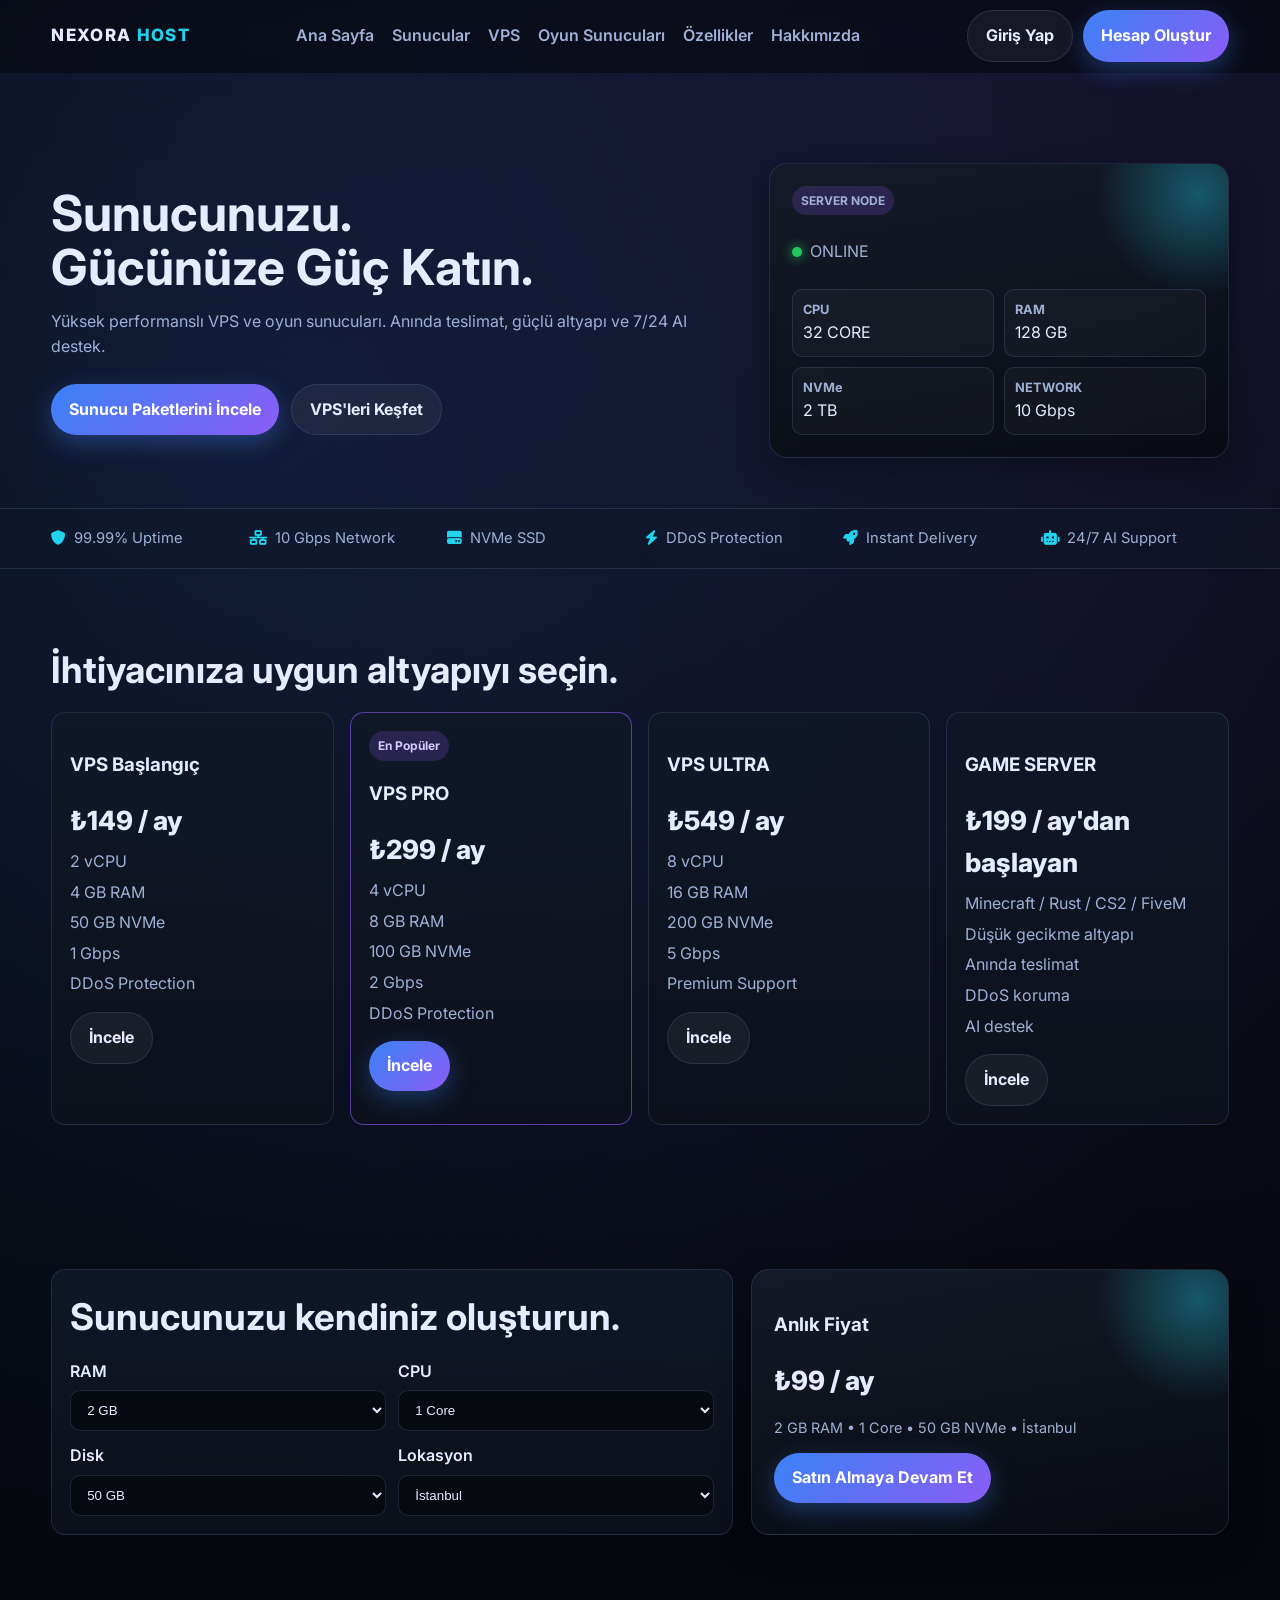
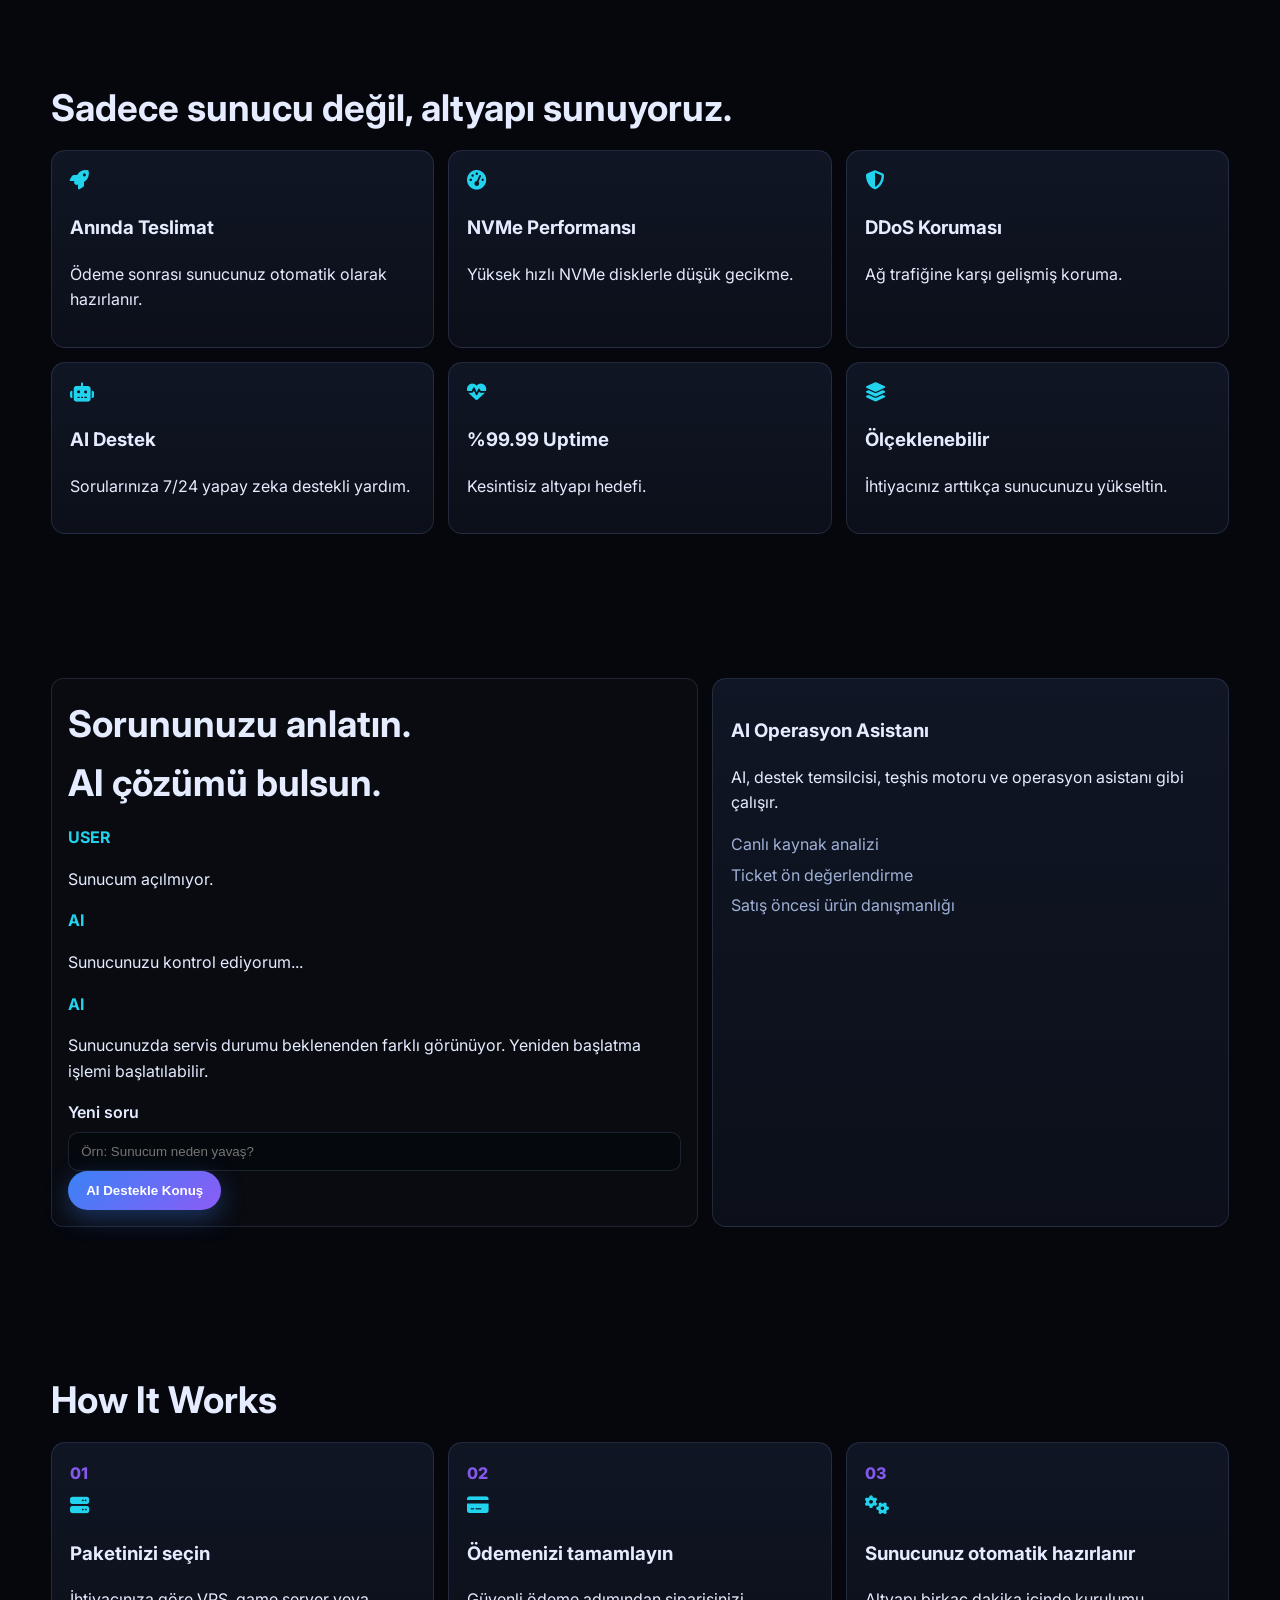
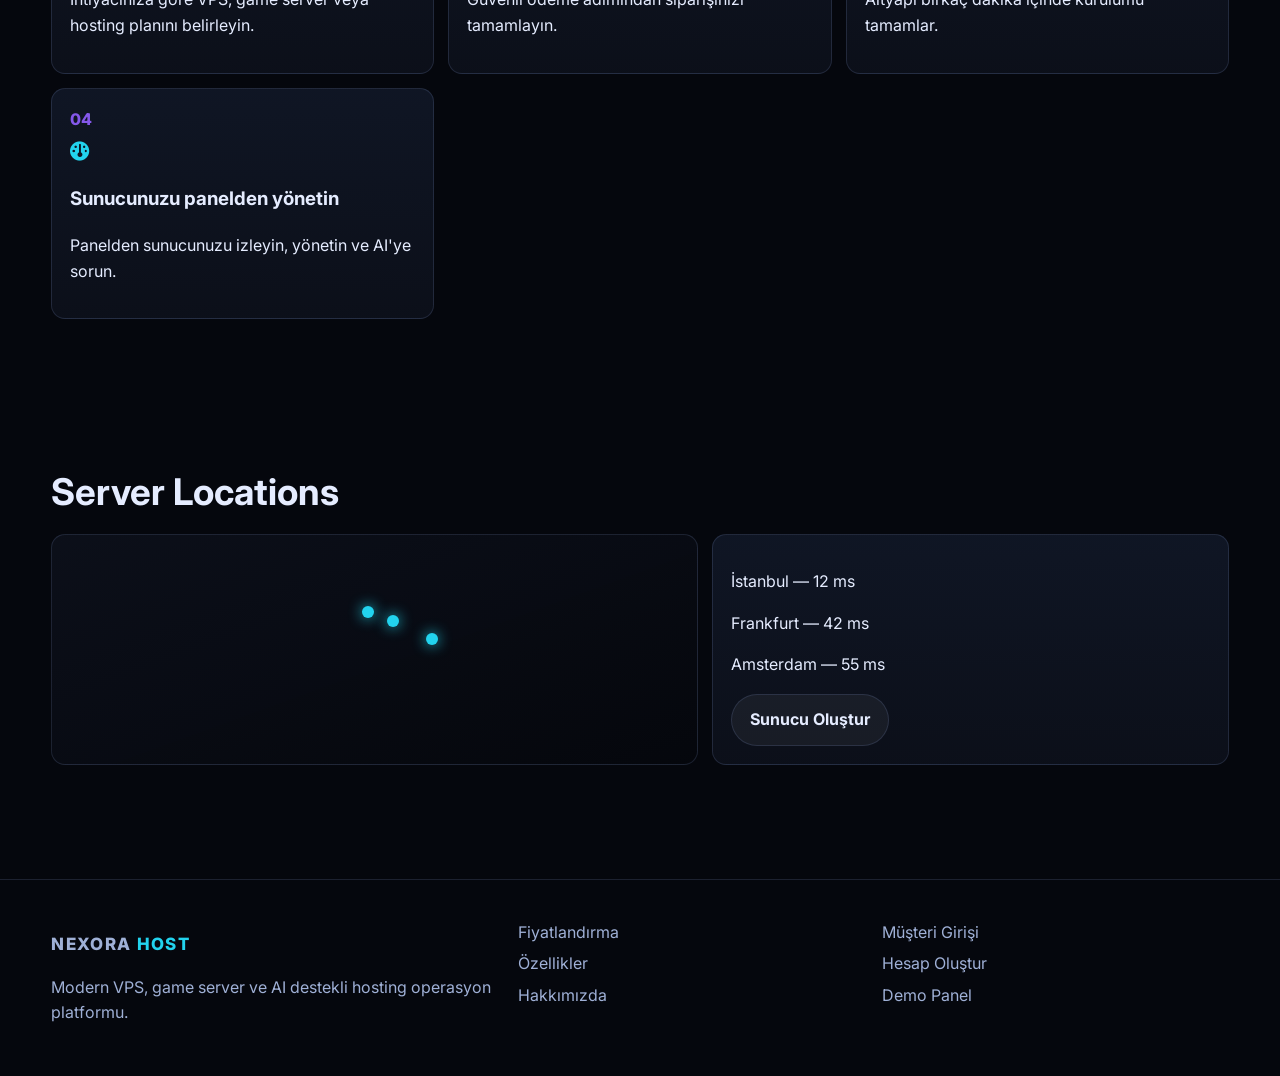
<file: index.html>
<!doctype html>
<html lang="tr">
<head>
  <meta charset="UTF-8">
  <meta name="viewport" content="width=device-width, initial-scale=1.0">
  <title>NEXORA HOST — Yüksek Performanslı VPS ve Sunucu Hizmetleri</title>
  <meta name="description" content="Yüksek performanslı VPS, oyun sunucuları ve hosting çözümleri. Anında teslimat, NVMe altyapı, DDoS koruması ve 7/24 AI destek.">
  <meta property="og:title" content="NEXORA HOST — Yüksek Performanslı VPS ve Sunucu Hizmetleri">
  <meta property="og:description" content="Anında teslimatlı VPS ve oyun sunucuları, güçlü altyapı ve AI destek deneyimi.">
  <meta property="og:type" content="website">
  <link rel="icon" type="image/svg+xml" href="assets/images/favicon.svg">
  <link rel="preconnect" href="https://fonts.googleapis.com">
  <link rel="preconnect" href="https://fonts.gstatic.com" crossorigin>
  <link href="https://fonts.googleapis.com/css2?family=Inter:wght@400;500;600;700;800&display=swap" rel="stylesheet">
  <link rel="stylesheet" href="https://cdnjs.cloudflare.com/ajax/libs/font-awesome/6.6.0/css/all.min.css">
  <link rel="stylesheet" href="assets/css/style.css">
  <link rel="stylesheet" href="assets/css/responsive.css">
</head>
<body>
<header class="site-header">
  <div class="container nav-row">
    <a class="brand" href="index.html">NEXORA <span>HOST</span></a>
    <nav class="main-nav" aria-label="Ana menü">
      <a href="index.html">Ana Sayfa</a>
      <a href="#urunler">Sunucular</a>
      <a href="#urunler">VPS</a>
      <a href="#urunler">Oyun Sunucuları</a>
      <a href="features.html">Özellikler</a>
      <a href="about.html">Hakkımızda</a>
    </nav>
    <div class="auth-actions">
      <a class="btn btn-ghost" href="login.php">Giriş Yap</a>
      <a class="btn btn-primary" href="register.php">Hesap Oluştur</a>
    </div>
    <button class="mobile-toggle" data-mobile-toggle aria-expanded="false" aria-label="Menüyü aç"><i class="fa-solid fa-bars"></i></button>
  </div>
  <div class="container mobile-nav" aria-label="Mobil menü">
    <a href="index.html">Ana Sayfa</a><a href="#urunler">Sunucular</a><a href="#urunler">VPS</a><a href="#urunler">Oyun Sunucuları</a><a href="features.html">Özellikler</a><a href="about.html">Hakkımızda</a>
    <a href="login.php">Giriş Yap</a><a href="register.php">Hesap Oluştur</a>
  </div>
</header>

<main>
  <section class="hero">
    <div class="container hero-grid">
      <div>
        <h1>Sunucunuzu.<br>Gücünüze Güç Katın.</h1>
        <p>Yüksek performanslı VPS ve oyun sunucuları. Anında teslimat, güçlü altyapı ve 7/24 AI destek.</p>
        <div class="hero-actions">
          <a class="btn btn-primary" href="pricing.html">Sunucu Paketlerini İncele</a>
          <a class="btn btn-ghost" href="product.html">VPS'leri Keşfet</a>
        </div>
      </div>
      <aside class="futuristic-card fade-in" aria-label="Server node özeti">
        <p class="badge">SERVER NODE</p>
        <p style="display:flex;align-items:center;gap:8px"><span class="pulse"></span> ONLINE</p>
        <div class="server-stats">
          <div><strong>CPU</strong>32 CORE</div>
          <div><strong>RAM</strong>128 GB</div>
          <div><strong>NVMe</strong>2 TB</div>
          <div><strong>NETWORK</strong>10 Gbps</div>
        </div>
      </aside>
    </div>
  </section>

  <section class="infobar">
    <div class="container infobar-grid">
      <div class="info-pill"><i class="fa-solid fa-shield"></i>99.99% Uptime</div>
      <div class="info-pill"><i class="fa-solid fa-network-wired"></i>10 Gbps Network</div>
      <div class="info-pill"><i class="fa-solid fa-hard-drive"></i>NVMe SSD</div>
      <div class="info-pill"><i class="fa-solid fa-bolt"></i>DDoS Protection</div>
      <div class="info-pill"><i class="fa-solid fa-rocket"></i>Instant Delivery</div>
      <div class="info-pill"><i class="fa-solid fa-robot"></i>24/7 AI Support</div>
    </div>
  </section>

  <section id="urunler" class="section">
    <div class="container">
      <h2 class="section-title">İhtiyacınıza uygun altyapıyı seçin.</h2>
      <div class="cards-grid">
        <article class="plan-card fade-in"><h3>VPS Başlangıç</h3><p class="price">₺149 / ay</p><ul class="list"><li>2 vCPU</li><li>4 GB RAM</li><li>50 GB NVMe</li><li>1 Gbps</li><li>DDoS Protection</li></ul><a class="btn btn-ghost" href="product.html">İncele</a></article>
        <article class="plan-card popular fade-in"><span class="badge">En Popüler</span><h3>VPS PRO</h3><p class="price">₺299 / ay</p><ul class="list"><li>4 vCPU</li><li>8 GB RAM</li><li>100 GB NVMe</li><li>2 Gbps</li><li>DDoS Protection</li></ul><a class="btn btn-primary" href="product.html">İncele</a></article>
        <article class="plan-card fade-in"><h3>VPS ULTRA</h3><p class="price">₺549 / ay</p><ul class="list"><li>8 vCPU</li><li>16 GB RAM</li><li>200 GB NVMe</li><li>5 Gbps</li><li>Premium Support</li></ul><a class="btn btn-ghost" href="product.html">İncele</a></article>
        <article class="plan-card fade-in"><h3>GAME SERVER</h3><p class="price">₺199 / ay'dan başlayan</p><ul class="list"><li>Minecraft / Rust / CS2 / FiveM</li><li>Düşük gecikme altyapı</li><li>Anında teslimat</li><li>DDoS koruma</li><li>AI destek</li></ul><a class="btn btn-ghost" href="product.html">İncele</a></article>
      </div>
    </div>
  </section>

  <section class="section" data-configurator>
    <div class="container configurator">
      <div class="plan-card">
        <h2 class="section-title">Sunucunuzu kendiniz oluşturun.</h2>
        <div class="form-grid">
          <div><label for="cfgRam">RAM</label><select id="cfgRam"><option value="2">2 GB</option><option value="4">4 GB</option><option value="8">8 GB</option><option value="16">16 GB</option><option value="32">32 GB</option><option value="64">64 GB</option></select></div>
          <div><label for="cfgCpu">CPU</label><select id="cfgCpu"><option value="1">1 Core</option><option value="2">2 Core</option><option value="4">4 Core</option><option value="8">8 Core</option><option value="16">16 Core</option></select></div>
          <div><label for="cfgDisk">Disk</label><select id="cfgDisk"><option value="50">50 GB</option><option value="100">100 GB</option><option value="250">250 GB</option><option value="500">500 GB</option><option value="1000">1 TB</option></select></div>
          <div><label for="cfgLocation">Lokasyon</label><select id="cfgLocation"><option value="istanbul">İstanbul</option><option value="frankfurt">Frankfurt</option><option value="amsterdam">Amsterdam</option></select></div>
        </div>
      </div>
      <aside class="futuristic-card">
        <h3>Anlık Fiyat</h3>
        <p id="cfgPrice" class="price">₺99 / ay</p>
        <p id="cfgDetails" class="form-note"></p>
        <a class="btn btn-primary" href="checkout.html">Satın Almaya Devam Et</a>
      </aside>
    </div>
  </section>

  <section class="section">
    <div class="container">
      <h2 class="section-title">Sadece sunucu değil, altyapı sunuyoruz.</h2>
      <div class="features-grid">
        <article class="feature-card"><i class="fa-solid fa-rocket"></i><h3>Anında Teslimat</h3><p>Ödeme sonrası sunucunuz otomatik olarak hazırlanır.</p></article>
        <article class="feature-card"><i class="fa-solid fa-gauge-high"></i><h3>NVMe Performansı</h3><p>Yüksek hızlı NVMe disklerle düşük gecikme.</p></article>
        <article class="feature-card"><i class="fa-solid fa-shield-halved"></i><h3>DDoS Koruması</h3><p>Ağ trafiğine karşı gelişmiş koruma.</p></article>
        <article class="feature-card"><i class="fa-solid fa-robot"></i><h3>AI Destek</h3><p>Sorularınıza 7/24 yapay zeka destekli yardım.</p></article>
        <article class="feature-card"><i class="fa-solid fa-heart-pulse"></i><h3>%99.99 Uptime</h3><p>Kesintisiz altyapı hedefi.</p></article>
        <article class="feature-card"><i class="fa-solid fa-layer-group"></i><h3>Ölçeklenebilir</h3><p>İhtiyacınız arttıkça sunucunuzu yükseltin.</p></article>
      </div>
    </div>
  </section>

  <section class="section">
    <div class="container ai-demo">
      <div class="chat-box" id="aiDemoOutput">
        <h2 class="section-title">Sorununuzu anlatın.<br>AI çözümü bulsun.</h2>
        <div class="chat-row"><strong>USER</strong><p>Sunucum açılmıyor.</p></div>
        <div class="chat-row"><strong>AI</strong><p>Sunucunuzu kontrol ediyorum...</p></div>
        <div class="chat-row"><strong>AI</strong><p>Sunucunuzda servis durumu beklenenden farklı görünüyor. Yeniden başlatma işlemi başlatılabilir.</p></div>
        <form data-ai-chat-form data-output-target="#aiDemoOutput"><label for="aiInput">Yeni soru</label><input id="aiInput" type="text" placeholder="Örn: Sunucum neden yavaş?"><button class="btn btn-primary" type="submit">AI Destekle Konuş</button></form>
      </div>
      <aside class="plan-card"><h3>AI Operasyon Asistanı</h3><p>AI, destek temsilcisi, teşhis motoru ve operasyon asistanı gibi çalışır.</p><ul class="list"><li>Canlı kaynak analizi</li><li>Ticket ön değerlendirme</li><li>Satış öncesi ürün danışmanlığı</li></ul></aside>
    </div>
  </section>

  <section class="section">
    <div class="container">
      <h2 class="section-title">How It Works</h2>
      <div class="steps-grid">
        <article class="step-card"><div class="step-number">01</div><i class="fa-solid fa-server"></i><h3>Paketinizi seçin</h3><p>İhtiyacınıza göre VPS, game server veya hosting planını belirleyin.</p></article>
        <article class="step-card"><div class="step-number">02</div><i class="fa-solid fa-credit-card"></i><h3>Ödemenizi tamamlayın</h3><p>Güvenli ödeme adımından siparişinizi tamamlayın.</p></article>
        <article class="step-card"><div class="step-number">03</div><i class="fa-solid fa-gears"></i><h3>Sunucunuz otomatik hazırlanır</h3><p>Altyapı birkaç dakika içinde kurulumu tamamlar.</p></article>
        <article class="step-card"><div class="step-number">04</div><i class="fa-solid fa-gauge"></i><h3>Sunucunuzu panelden yönetin</h3><p>Panelden sunucunuzu izleyin, yönetin ve AI'ye sorun.</p></article>
      </div>
    </div>
  </section>

  <section class="section">
    <div class="container">
      <h2 class="section-title">Server Locations</h2>
      <div class="ai-demo">
        <div class="map-box" aria-label="Lokasyon haritası"><div class="map-point"></div><div class="map-point"></div><div class="map-point"></div></div>
        <div class="plan-card"><p>İstanbul — 12 ms</p><p>Frankfurt — 42 ms</p><p>Amsterdam — 55 ms</p><a class="btn btn-ghost" href="product.html">Sunucu Oluştur</a></div>
      </div>
    </div>
  </section>
</main>

<footer class="footer">
  <div class="container footer-grid">
    <div><p class="brand">NEXORA <span>HOST</span></p><p>Modern VPS, game server ve AI destekli hosting operasyon platformu.</p></div>
    <div class="footer-links"><a href="pricing.html">Fiyatlandırma</a><a href="features.html">Özellikler</a><a href="about.html">Hakkımızda</a></div>
    <div class="footer-links"><a href="login.php">Müşteri Girişi</a><a href="register.php">Hesap Oluştur</a><a href="panel/index.php">Demo Panel</a></div>
  </div>
</footer>
<script src="assets/js/main.js"></script>
<script src="assets/js/configurator.js"></script>
<script src="assets/js/ai-chat.js"></script>
</body>
</html>
</file>
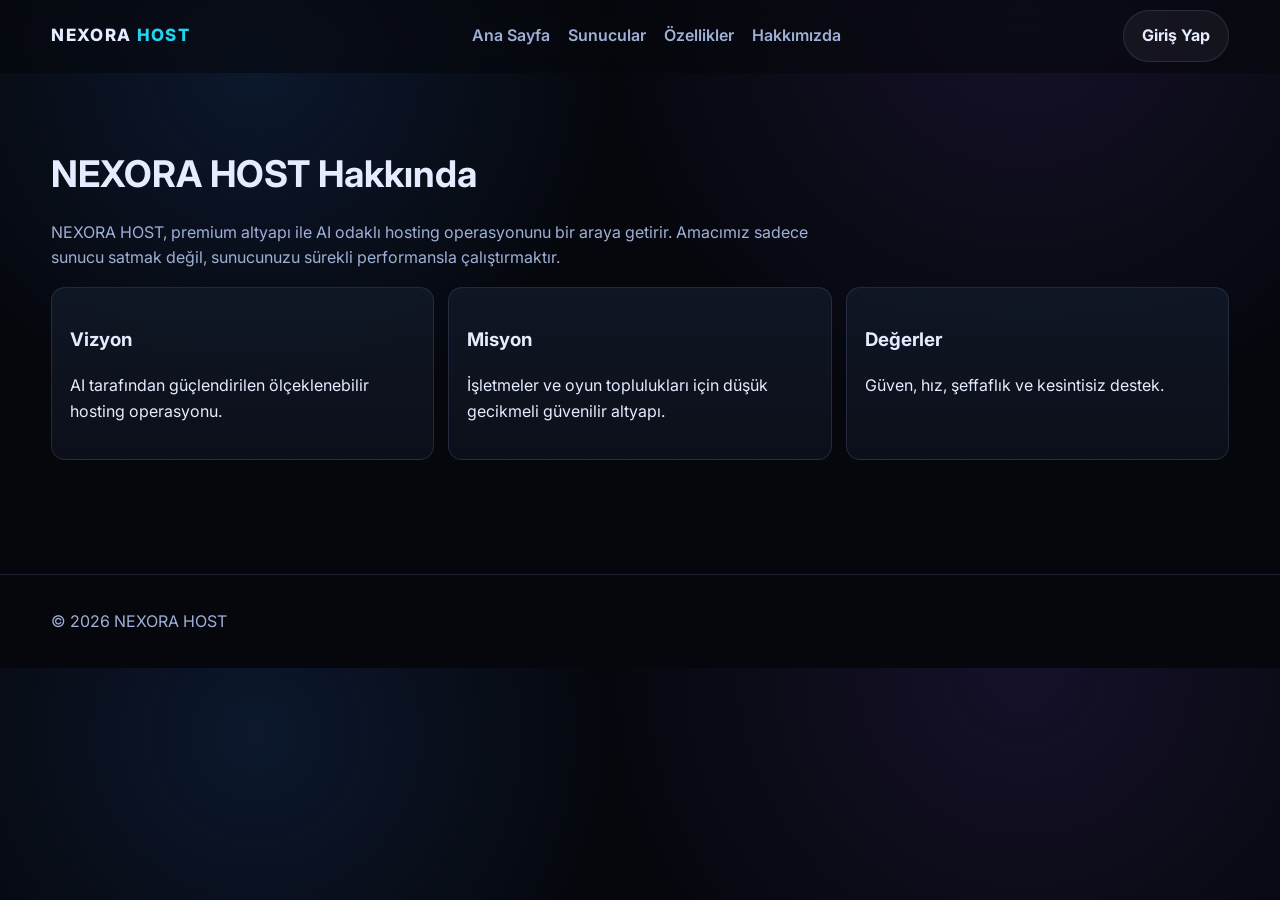
<file: about.html>
<!doctype html>
<html lang="tr"><head><meta charset="UTF-8"><meta name="viewport" content="width=device-width, initial-scale=1.0"><title>Hakkımızda | NEXORA HOST</title><link rel="icon" type="image/svg+xml" href="assets/images/favicon.svg"><link rel="preconnect" href="https://fonts.googleapis.com"><link rel="preconnect" href="https://fonts.gstatic.com" crossorigin><link href="https://fonts.googleapis.com/css2?family=Inter:wght@400;500;600;700;800&display=swap" rel="stylesheet"><link rel="stylesheet" href="https://cdnjs.cloudflare.com/ajax/libs/font-awesome/6.6.0/css/all.min.css"><link rel="stylesheet" href="assets/css/style.css"><link rel="stylesheet" href="assets/css/responsive.css"></head>
<body>
<header class="site-header"><div class="container nav-row"><a class="brand" href="index.html">NEXORA <span>HOST</span></a><nav class="main-nav"><a href="index.html">Ana Sayfa</a><a href="pricing.html">Sunucular</a><a href="features.html">Özellikler</a><a href="about.html">Hakkımızda</a></nav><div class="auth-actions"><a class="btn btn-ghost" href="login.php">Giriş Yap</a></div><button class="mobile-toggle" data-mobile-toggle><i class="fa-solid fa-bars"></i></button></div><div class="container mobile-nav"><a href="index.html">Ana Sayfa</a><a href="pricing.html">Sunucular</a><a href="features.html">Özellikler</a><a href="about.html">Hakkımızda</a></div></header>
<main class="section"><div class="container"><h1 class="section-title">NEXORA HOST Hakkında</h1><p class="section-lead">NEXORA HOST, premium altyapı ile AI odaklı hosting operasyonunu bir araya getirir. Amacımız sadece sunucu satmak değil, sunucunuzu sürekli performansla çalıştırmaktır.</p><div class="features-grid"><article class="feature-card"><h3>Vizyon</h3><p>AI tarafından güçlendirilen ölçeklenebilir hosting operasyonu.</p></article><article class="feature-card"><h3>Misyon</h3><p>İşletmeler ve oyun toplulukları için düşük gecikmeli güvenilir altyapı.</p></article><article class="feature-card"><h3>Değerler</h3><p>Güven, hız, şeffaflık ve kesintisiz destek.</p></article></div></div></main>
<footer class="footer"><div class="container">© 2026 NEXORA HOST</div></footer><script src="assets/js/main.js"></script></body></html>
</file>
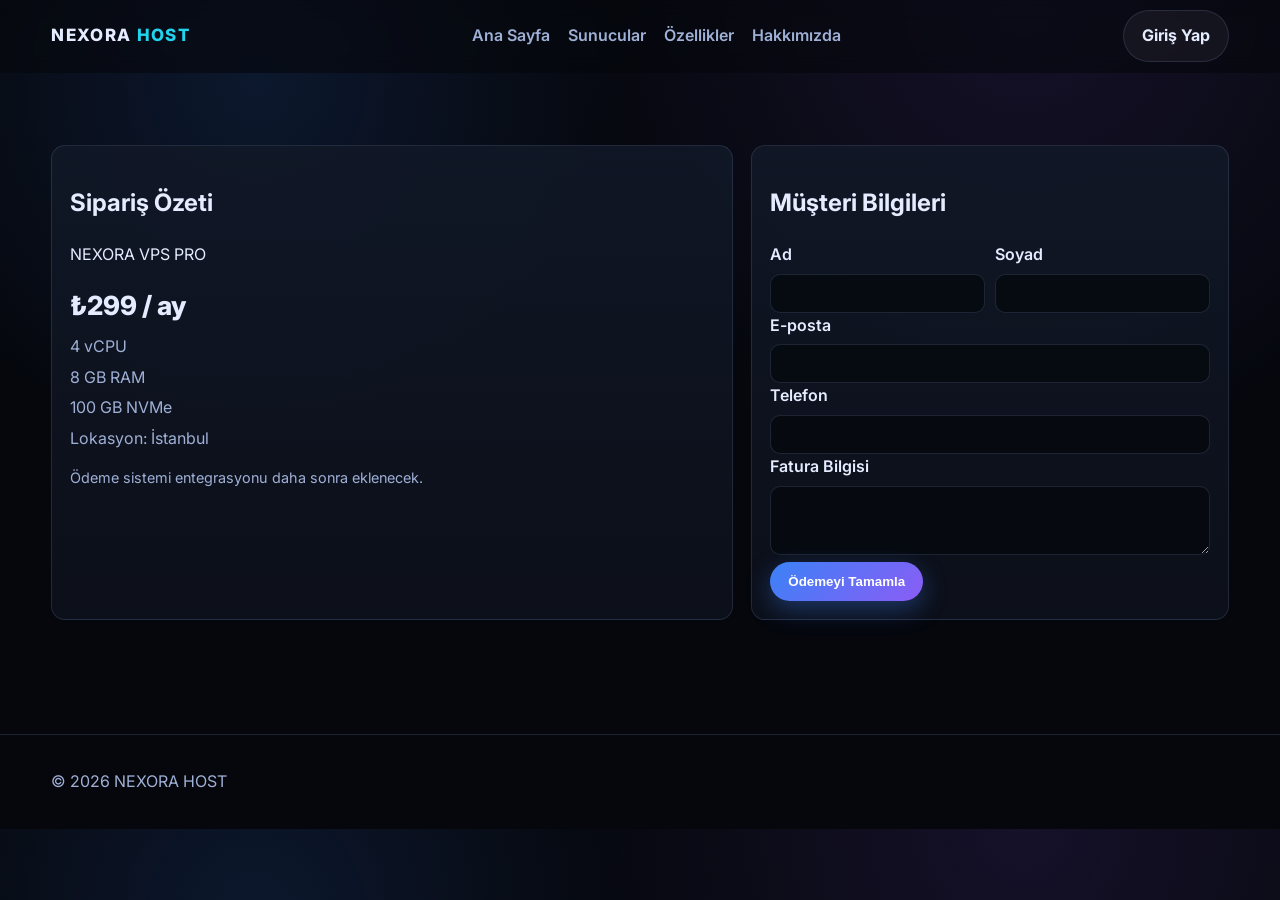
<file: checkout.html>
<!doctype html>
<html lang="tr"><head><meta charset="UTF-8"><meta name="viewport" content="width=device-width, initial-scale=1.0"><title>NEXORA HOST Checkout</title><link rel="icon" type="image/svg+xml" href="assets/images/favicon.svg"><link rel="preconnect" href="https://fonts.googleapis.com"><link rel="preconnect" href="https://fonts.gstatic.com" crossorigin><link href="https://fonts.googleapis.com/css2?family=Inter:wght@400;500;600;700;800&display=swap" rel="stylesheet"><link rel="stylesheet" href="https://cdnjs.cloudflare.com/ajax/libs/font-awesome/6.6.0/css/all.min.css"><link rel="stylesheet" href="assets/css/style.css"><link rel="stylesheet" href="assets/css/responsive.css"></head>
<body>
<header class="site-header"><div class="container nav-row"><a class="brand" href="index.html">NEXORA <span>HOST</span></a><nav class="main-nav"><a href="index.html">Ana Sayfa</a><a href="pricing.html">Sunucular</a><a href="features.html">Özellikler</a><a href="about.html">Hakkımızda</a></nav><div class="auth-actions"><a class="btn btn-ghost" href="login.php">Giriş Yap</a></div><button class="mobile-toggle" data-mobile-toggle><i class="fa-solid fa-bars"></i></button></div><div class="container mobile-nav"><a href="index.html">Ana Sayfa</a><a href="pricing.html">Sunucular</a><a href="features.html">Özellikler</a><a href="about.html">Hakkımızda</a></div></header>
<main class="section"><div class="container configurator"><section class="plan-card"><h1>Sipariş Özeti</h1><p>NEXORA VPS PRO</p><p class="price">₺299 / ay</p><ul class="list"><li>4 vCPU</li><li>8 GB RAM</li><li>100 GB NVMe</li><li>Lokasyon: İstanbul</li></ul><p class="form-note">Ödeme sistemi entegrasyonu daha sonra eklenecek.</p></section><section class="plan-card"><h2>Müşteri Bilgileri</h2><form><div class="inline-grid"><div><label for="ad">Ad</label><input id="ad" required></div><div><label for="soyad">Soyad</label><input id="soyad" required></div></div><label for="eposta">E-posta</label><input id="eposta" type="email" required><label for="telefon">Telefon</label><input id="telefon" type="tel" required><label for="fatura">Fatura Bilgisi</label><textarea id="fatura" rows="3"></textarea><button class="btn btn-primary" type="button" data-demo-toast="Ödeme entegrasyonu yakında aktif olacaktır.">Ödemeyi Tamamla</button></form></section></div></main>
<footer class="footer"><div class="container">© 2026 NEXORA HOST</div></footer>
<script src="assets/js/main.js"></script>
</body></html>
</file>
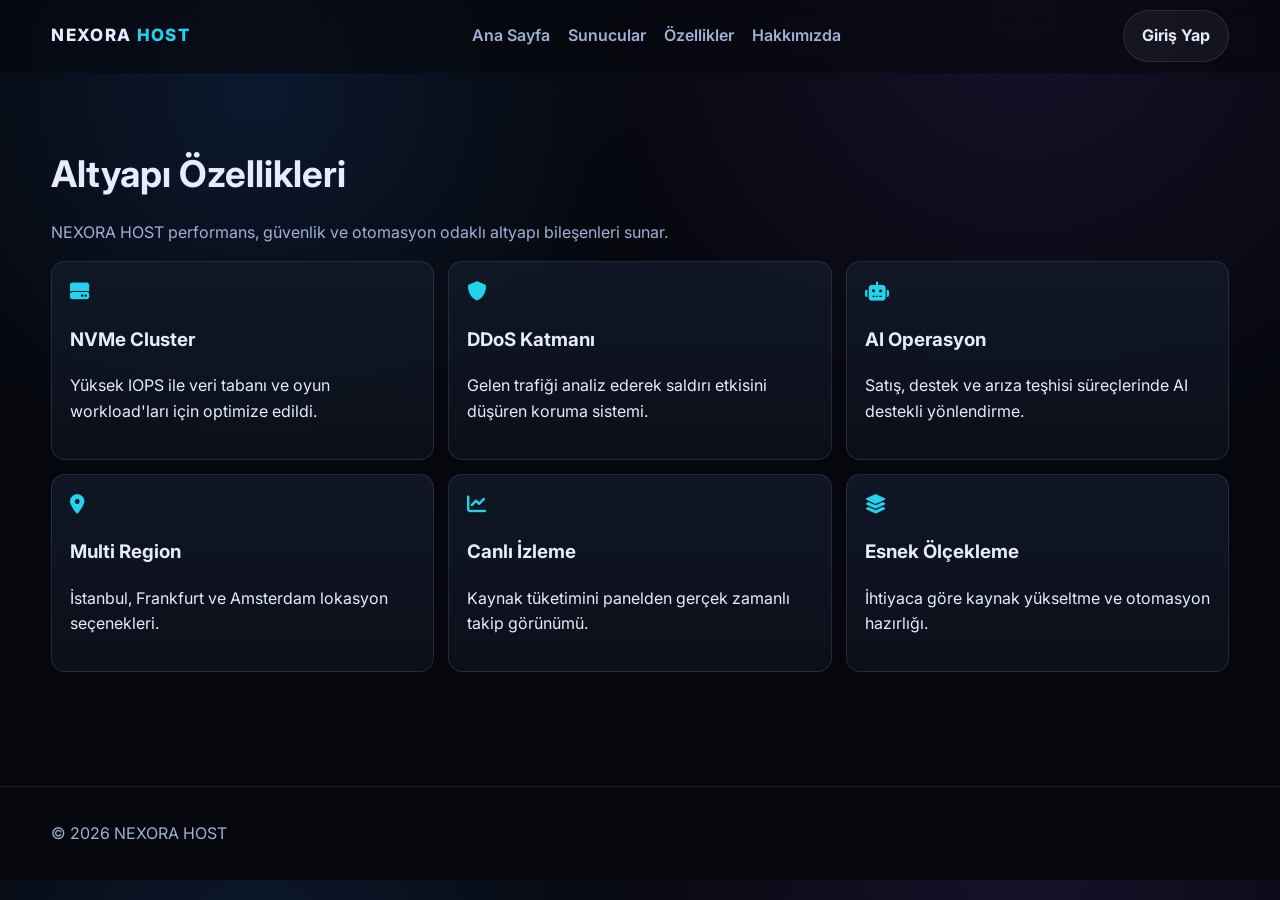
<file: features.html>
<!doctype html>
<html lang="tr"><head><meta charset="UTF-8"><meta name="viewport" content="width=device-width, initial-scale=1.0"><title>Özellikler | NEXORA HOST</title><link rel="icon" type="image/svg+xml" href="assets/images/favicon.svg"><link rel="preconnect" href="https://fonts.googleapis.com"><link rel="preconnect" href="https://fonts.gstatic.com" crossorigin><link href="https://fonts.googleapis.com/css2?family=Inter:wght@400;500;600;700;800&display=swap" rel="stylesheet"><link rel="stylesheet" href="https://cdnjs.cloudflare.com/ajax/libs/font-awesome/6.6.0/css/all.min.css"><link rel="stylesheet" href="assets/css/style.css"><link rel="stylesheet" href="assets/css/responsive.css"></head>
<body>
<header class="site-header"><div class="container nav-row"><a class="brand" href="index.html">NEXORA <span>HOST</span></a><nav class="main-nav"><a href="index.html">Ana Sayfa</a><a href="pricing.html">Sunucular</a><a href="features.html">Özellikler</a><a href="about.html">Hakkımızda</a></nav><div class="auth-actions"><a class="btn btn-ghost" href="login.php">Giriş Yap</a></div><button class="mobile-toggle" data-mobile-toggle><i class="fa-solid fa-bars"></i></button></div><div class="container mobile-nav"><a href="index.html">Ana Sayfa</a><a href="pricing.html">Sunucular</a><a href="features.html">Özellikler</a><a href="about.html">Hakkımızda</a></div></header>
<main class="section"><div class="container"><h1 class="section-title">Altyapı Özellikleri</h1><p class="section-lead">NEXORA HOST performans, güvenlik ve otomasyon odaklı altyapı bileşenleri sunar.</p><div class="features-grid"><article class="feature-card"><i class="fa-solid fa-hard-drive"></i><h3>NVMe Cluster</h3><p>Yüksek IOPS ile veri tabanı ve oyun workload'ları için optimize edildi.</p></article><article class="feature-card"><i class="fa-solid fa-shield"></i><h3>DDoS Katmanı</h3><p>Gelen trafiği analiz ederek saldırı etkisini düşüren koruma sistemi.</p></article><article class="feature-card"><i class="fa-solid fa-robot"></i><h3>AI Operasyon</h3><p>Satış, destek ve arıza teşhisi süreçlerinde AI destekli yönlendirme.</p></article><article class="feature-card"><i class="fa-solid fa-location-dot"></i><h3>Multi Region</h3><p>İstanbul, Frankfurt ve Amsterdam lokasyon seçenekleri.</p></article><article class="feature-card"><i class="fa-solid fa-chart-line"></i><h3>Canlı İzleme</h3><p>Kaynak tüketimini panelden gerçek zamanlı takip görünümü.</p></article><article class="feature-card"><i class="fa-solid fa-layer-group"></i><h3>Esnek Ölçekleme</h3><p>İhtiyaca göre kaynak yükseltme ve otomasyon hazırlığı.</p></article></div></div></main>
<footer class="footer"><div class="container">© 2026 NEXORA HOST</div></footer><script src="assets/js/main.js"></script></body></html>
</file>
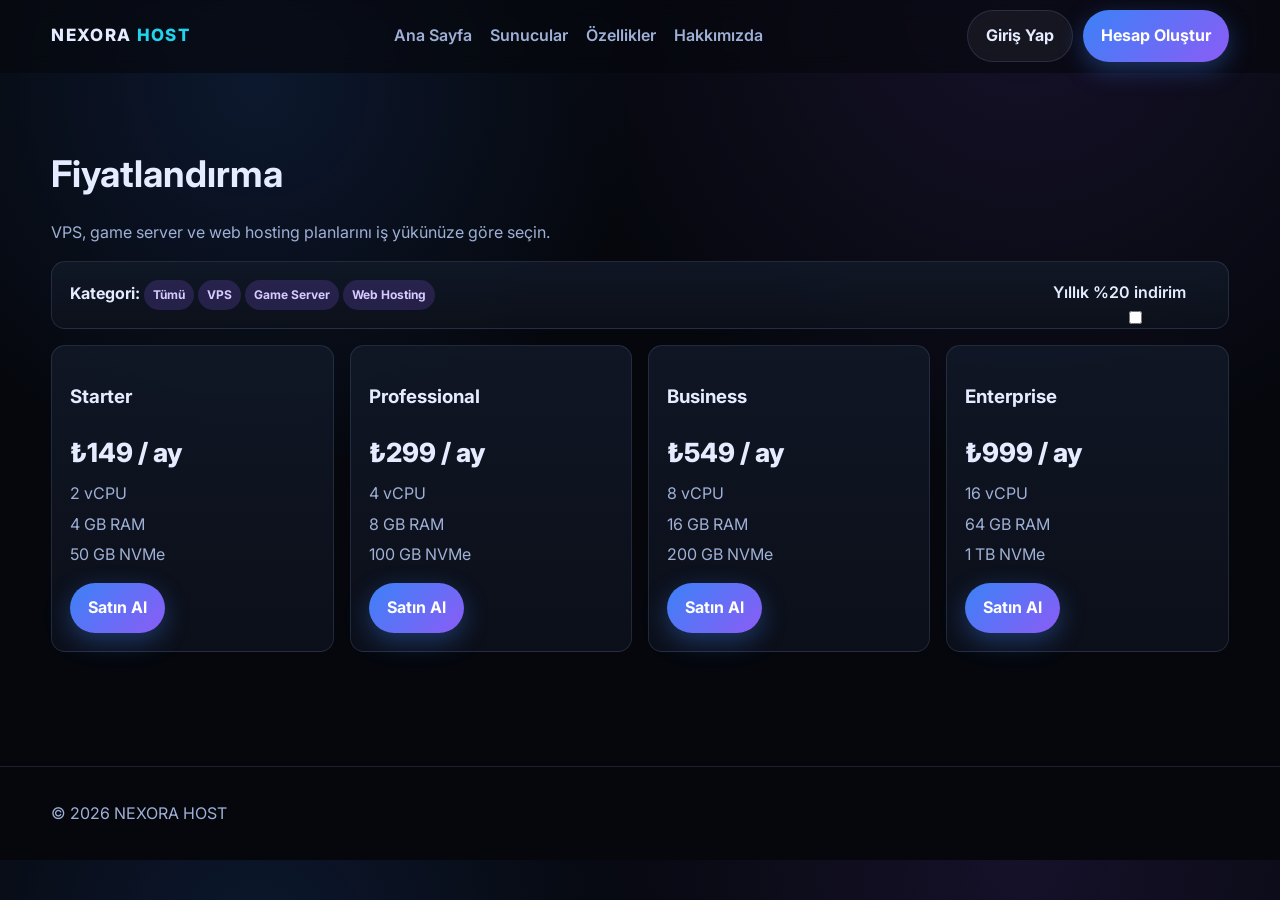
<file: pricing.html>
<!doctype html>
<html lang="tr"><head><meta charset="UTF-8"><meta name="viewport" content="width=device-width, initial-scale=1.0"><title>NEXORA HOST Fiyatlandırma</title><meta name="description" content="NEXORA HOST VPS, game server ve web hosting fiyatları."><link rel="icon" type="image/svg+xml" href="assets/images/favicon.svg"><link rel="preconnect" href="https://fonts.googleapis.com"><link rel="preconnect" href="https://fonts.gstatic.com" crossorigin><link href="https://fonts.googleapis.com/css2?family=Inter:wght@400;500;600;700;800&display=swap" rel="stylesheet"><link rel="stylesheet" href="https://cdnjs.cloudflare.com/ajax/libs/font-awesome/6.6.0/css/all.min.css"><link rel="stylesheet" href="assets/css/style.css"><link rel="stylesheet" href="assets/css/responsive.css"></head>
<body>
<header class="site-header"><div class="container nav-row"><a class="brand" href="index.html">NEXORA <span>HOST</span></a><nav class="main-nav"><a href="index.html">Ana Sayfa</a><a href="pricing.html">Sunucular</a><a href="features.html">Özellikler</a><a href="about.html">Hakkımızda</a></nav><div class="auth-actions"><a class="btn btn-ghost" href="login.php">Giriş Yap</a><a class="btn btn-primary" href="register.php">Hesap Oluştur</a></div><button class="mobile-toggle" data-mobile-toggle aria-label="Menü"><i class="fa-solid fa-bars"></i></button></div><div class="container mobile-nav"><a href="index.html">Ana Sayfa</a><a href="pricing.html">Sunucular</a><a href="features.html">Özellikler</a><a href="about.html">Hakkımızda</a></div></header>
<main class="section"><div class="container"><h1 class="section-title">Fiyatlandırma</h1><p class="section-lead">VPS, game server ve web hosting planlarını iş yükünüze göre seçin.</p>
<div class="plan-card" style="margin-bottom:16px"><strong>Kategori:</strong> <span class="badge">Tümü</span> <span class="badge">VPS</span> <span class="badge">Game Server</span> <span class="badge">Web Hosting</span><label style="float:right">Yıllık %20 indirim <input id="billingToggle" type="checkbox" aria-label="Yıllık ödeme"></label></div>
<div class="cards-grid">
<article class="plan-card"><h3>Starter</h3><p class="price" data-monthly="149"></p><ul class="list"><li>2 vCPU</li><li>4 GB RAM</li><li>50 GB NVMe</li></ul><a class="btn btn-primary" href="product.html">Satın Al</a></article>
<article class="plan-card"><h3>Professional</h3><p class="price" data-monthly="299"></p><ul class="list"><li>4 vCPU</li><li>8 GB RAM</li><li>100 GB NVMe</li></ul><a class="btn btn-primary" href="product.html">Satın Al</a></article>
<article class="plan-card"><h3>Business</h3><p class="price" data-monthly="549"></p><ul class="list"><li>8 vCPU</li><li>16 GB RAM</li><li>200 GB NVMe</li></ul><a class="btn btn-primary" href="product.html">Satın Al</a></article>
<article class="plan-card"><h3>Enterprise</h3><p class="price" data-monthly="999"></p><ul class="list"><li>16 vCPU</li><li>64 GB RAM</li><li>1 TB NVMe</li></ul><a class="btn btn-primary" href="product.html">Satın Al</a></article>
</div></div></main>
<footer class="footer"><div class="container">© 2026 NEXORA HOST</div></footer>
<script src="assets/js/main.js"></script><script src="assets/js/pricing.js"></script></body></html>
</file>
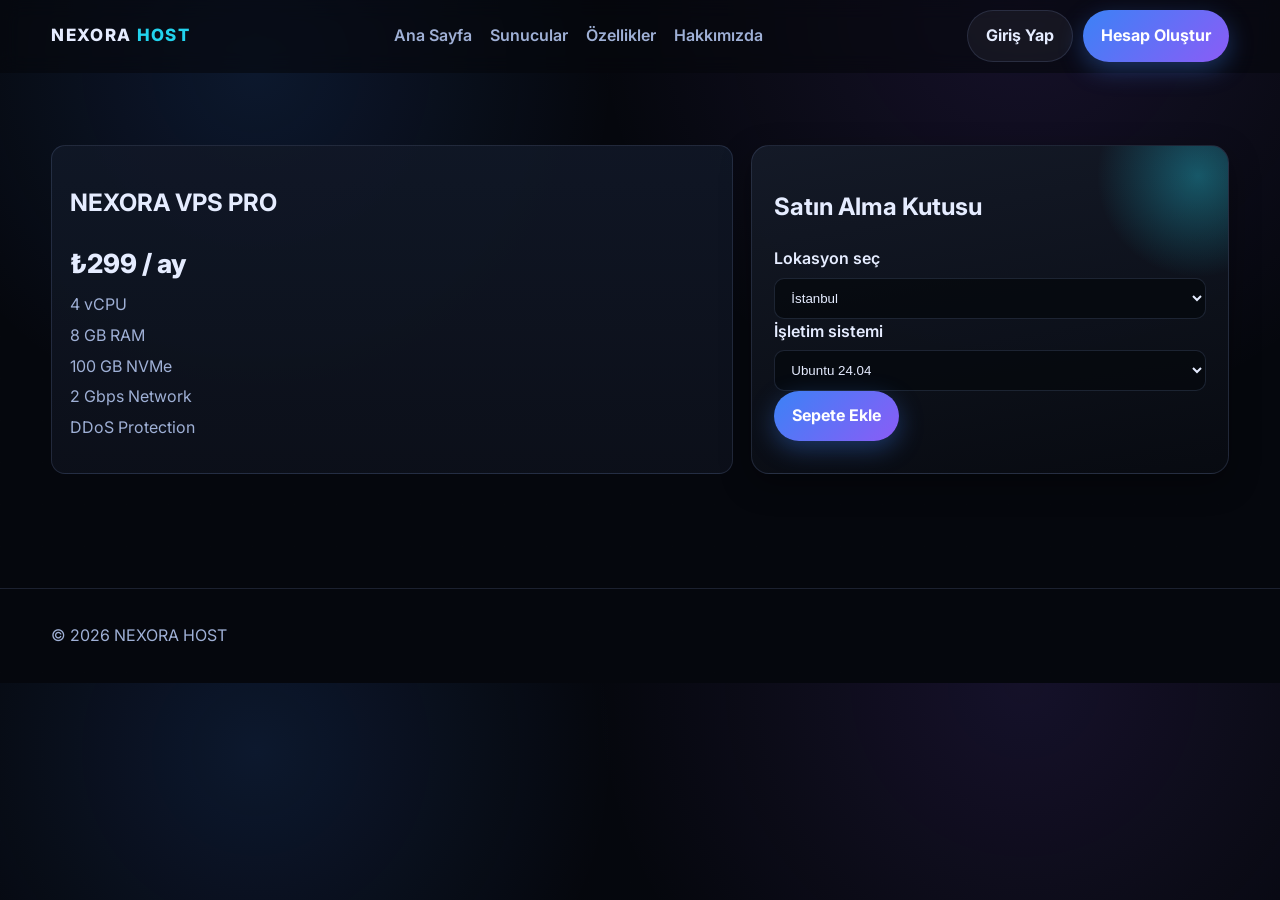
<file: product.html>
<!doctype html>
<html lang="tr"><head><meta charset="UTF-8"><meta name="viewport" content="width=device-width, initial-scale=1.0"><title>NEXORA VPS PRO</title><link rel="icon" type="image/svg+xml" href="assets/images/favicon.svg"><link rel="preconnect" href="https://fonts.googleapis.com"><link rel="preconnect" href="https://fonts.gstatic.com" crossorigin><link href="https://fonts.googleapis.com/css2?family=Inter:wght@400;500;600;700;800&display=swap" rel="stylesheet"><link rel="stylesheet" href="https://cdnjs.cloudflare.com/ajax/libs/font-awesome/6.6.0/css/all.min.css"><link rel="stylesheet" href="assets/css/style.css"><link rel="stylesheet" href="assets/css/responsive.css"></head>
<body>
<header class="site-header"><div class="container nav-row"><a class="brand" href="index.html">NEXORA <span>HOST</span></a><nav class="main-nav"><a href="index.html">Ana Sayfa</a><a href="pricing.html">Sunucular</a><a href="features.html">Özellikler</a><a href="about.html">Hakkımızda</a></nav><div class="auth-actions"><a class="btn btn-ghost" href="login.php">Giriş Yap</a><a class="btn btn-primary" href="register.php">Hesap Oluştur</a></div><button class="mobile-toggle" data-mobile-toggle><i class="fa-solid fa-bars"></i></button></div><div class="container mobile-nav"><a href="index.html">Ana Sayfa</a><a href="pricing.html">Sunucular</a><a href="features.html">Özellikler</a><a href="about.html">Hakkımızda</a></div></header>
<main class="section"><div class="container"><div class="configurator"><section class="plan-card"><h1>NEXORA VPS PRO</h1><p class="price">₺299 / ay</p><ul class="list"><li>4 vCPU</li><li>8 GB RAM</li><li>100 GB NVMe</li><li>2 Gbps Network</li><li>DDoS Protection</li></ul></section><aside class="futuristic-card"><h2>Satın Alma Kutusu</h2><label for="loc">Lokasyon seç</label><select id="loc"><option>İstanbul</option><option>Frankfurt</option><option>Amsterdam</option></select><label for="os">İşletim sistemi</label><select id="os"><option>Ubuntu 24.04</option><option>Debian 13</option><option>AlmaLinux</option><option>Windows Server</option></select><a class="btn btn-primary" href="checkout.html">Sepete Ekle</a></aside></div></div></main>
<footer class="footer"><div class="container">© 2026 NEXORA HOST</div></footer>
<script src="assets/js/main.js"></script>
</body></html>
</file>
<file: assets/css/style.css>
:root {
  --bg-0: #05070d;
  --bg-1: #080b12;
  --bg-2: #0d111b;
  --bg-3: #111827;
  --bg-4: #151b28;
  --text: #e5ecff;
  --muted: #9fb0d6;
  --blue: #3b82f6;
  --cyan: #22d3ee;
  --purple: #8b5cf6;
  --ok: #22c55e;
  --warn: #f59e0b;
  --danger: #ef4444;
  --radius: 14px;
  --border: 1px solid rgba(120, 141, 191, 0.2);
  --shadow: 0 10px 30px rgba(0, 0, 0, 0.35);
}

* { box-sizing: border-box; }
html, body { margin: 0; padding: 0; }
body {
  font-family: 'Inter', sans-serif;
  color: var(--text);
  background: radial-gradient(circle at 20% 10%, rgba(59, 130, 246, 0.14), transparent 30%),
              radial-gradient(circle at 80% 0%, rgba(139, 92, 246, 0.12), transparent 35%),
              var(--bg-0);
  line-height: 1.6;
}
body::before {
  content: "";
  position: fixed;
  inset: 0;
  pointer-events: none;
  background-image: linear-gradient(rgba(255,255,255,.025) 1px, transparent 1px), linear-gradient(90deg, rgba(255,255,255,.025) 1px, transparent 1px);
  background-size: 42px 42px;
  opacity: .18;
  z-index: -1;
}
a { color: inherit; text-decoration: none; }
img { max-width: 100%; }
.container { width: min(1180px, 92%); margin: 0 auto; }
.section { padding: 72px 0; }
.section-title { font-size: clamp(1.5rem, 1.1rem + 1.5vw, 2.3rem); margin: 0 0 12px; }
.section-lead { color: var(--muted); max-width: 760px; }

.site-header {
  position: sticky;
  top: 0;
  z-index: 1000;
  background: rgba(5,7,13,.6);
  backdrop-filter: blur(10px);
  border-bottom: 1px solid transparent;
  transition: .3s ease;
}
.site-header.scrolled { background: rgba(8,11,18,.95); border-bottom-color: rgba(120,141,191,.25); }
.nav-row { display: flex; align-items: center; justify-content: space-between; min-height: 72px; gap: 14px; }
.brand { font-weight: 800; letter-spacing: .08em; font-size: 1.06rem; }
.brand span { color: var(--cyan); }
.main-nav { display: flex; gap: 18px; }
.main-nav a { color: var(--muted); font-weight: 600; }
.main-nav a:hover, .main-nav a:focus { color: #fff; }
.auth-actions { display: flex; gap: 10px; }

.btn {
  border: 0;
  border-radius: 999px;
  display: inline-flex;
  align-items: center;
  justify-content: center;
  gap: 8px;
  font-weight: 700;
  padding: 12px 18px;
  cursor: pointer;
  transition: .25s ease;
}
.btn-primary { background: linear-gradient(135deg, var(--blue), var(--purple)); color: #fff; box-shadow: 0 8px 24px rgba(59,130,246,.35); }
.btn-primary:hover { transform: translateY(-1px); }
.btn-ghost { background: rgba(255,255,255,.05); color: var(--text); border: var(--border); }
.btn-ghost:hover { border-color: rgba(59,130,246,.6); }
.btn-link { color: var(--cyan); font-weight: 600; }

.mobile-toggle { display: none; background: transparent; border: 0; color: #fff; font-size: 1.3rem; }
.mobile-nav { display: none; padding-bottom: 10px; }
.mobile-nav a { display: block; padding: 10px 0; color: var(--muted); }
.mobile-nav.open { display: block; }

.hero { padding: 90px 0 50px; }
.hero-grid { display: grid; grid-template-columns: 1.2fr .8fr; gap: 28px; align-items: center; }
.hero h1 { font-size: clamp(2.1rem, 1.5rem + 2vw, 3.5rem); line-height: 1.1; margin: 0 0 14px; }
.hero p { color: var(--muted); margin: 0 0 24px; }
.hero-actions { display: flex; flex-wrap: wrap; gap: 12px; }

.futuristic-card {
  background: linear-gradient(170deg, rgba(21,27,40,.95), rgba(8,11,18,.95));
  border: var(--border);
  border-radius: 18px;
  padding: 22px;
  box-shadow: var(--shadow);
  position: relative;
  overflow: hidden;
}
.futuristic-card::after {
  content: "";
  position: absolute;
  width: 220px;
  height: 220px;
  border-radius: 50%;
  right: -80px;
  top: -80px;
  background: radial-gradient(circle, rgba(34,211,238,.35), transparent 65%);
}
.pulse { width: 10px; height: 10px; border-radius: 50%; background: var(--ok); box-shadow: 0 0 12px var(--ok); animation: pulse 1.8s infinite; }
.server-stats { display: grid; grid-template-columns: repeat(2,1fr); gap: 10px; }
.server-stats div { padding: 10px; border-radius: 10px; background: rgba(255,255,255,.03); border: var(--border); }
.server-stats strong { display: block; font-size: .8rem; color: var(--muted); }

.infobar { padding: 18px 0; border-top: var(--border); border-bottom: var(--border); background: rgba(17,24,39,.35); }
.infobar-grid { display: grid; grid-template-columns: repeat(6,1fr); gap: 10px; }
.info-pill { display: flex; align-items: center; gap: 8px; font-size: .92rem; color: var(--muted); }
.info-pill i { color: var(--cyan); }

.cards-grid { display: grid; grid-template-columns: repeat(4,1fr); gap: 16px; }
.plan-card, .feature-card, .step-card, .metric-card, .panel-card {
  background: linear-gradient(180deg, rgba(17,24,39,.9), rgba(13,17,27,.9));
  border: var(--border);
  border-radius: var(--radius);
  padding: 18px;
}
.plan-card.popular { border-color: rgba(139,92,246,.6); position: relative; }
.badge { display: inline-block; padding: 5px 9px; border-radius: 999px; font-size: .75rem; font-weight: 700; background: rgba(139,92,246,.2); color: #d6cbff; }
.price { font-size: 1.65rem; font-weight: 800; margin: 8px 0; }
.list { list-style: none; padding: 0; margin: 0 0 15px; }
.list li { margin: 5px 0; color: var(--muted); }

.configurator { display: grid; grid-template-columns: 1fr .7fr; gap: 18px; }
.form-grid { display: grid; grid-template-columns: repeat(2,1fr); gap: 12px; }
label { display: block; margin-bottom: 6px; font-weight: 600; }
select, input, textarea {
  width: 100%;
  border: var(--border);
  background: rgba(6,9,14,.8);
  color: var(--text);
  padding: 11px 12px;
  border-radius: 10px;
}
input:focus, select:focus, textarea:focus { outline: 2px solid rgba(34,211,238,.45); }

.features-grid, .steps-grid { display: grid; grid-template-columns: repeat(3,1fr); gap: 14px; }
.feature-card i, .step-card i { color: var(--cyan); font-size: 1.2rem; }
.step-number { font-weight: 800; color: rgba(139,92,246,.95); margin-bottom: 8px; }

.ai-demo { display: grid; grid-template-columns: 1fr .8fr; gap: 14px; }
.chat-box { background: rgba(255,255,255,.02); border: var(--border); border-radius: 12px; padding: 16px; min-height: 200px; }
.chat-row { margin-bottom: 12px; }
.chat-row strong { display: block; color: var(--cyan); margin-bottom: 3px; }
.map-box { min-height: 220px; position: relative; border-radius: 14px; border: var(--border); background: linear-gradient(160deg, rgba(13,17,27,.9), rgba(5,7,13,.95)); overflow: hidden; }
.map-point { position: absolute; width: 12px; height: 12px; border-radius: 50%; background: var(--cyan); box-shadow: 0 0 14px var(--cyan); }
.map-point:nth-child(1){ top: 43%; left: 58%; }
.map-point:nth-child(2){ top: 35%; left: 52%; }
.map-point:nth-child(3){ top: 31%; left: 48%; }

.table-wrap { overflow-x: auto; }
table { width: 100%; border-collapse: collapse; }
th, td { border-bottom: var(--border); padding: 11px; text-align: left; }
th { color: #c9d5f5; font-size: .9rem; }
td { color: var(--muted); }
.status { display: inline-flex; align-items: center; gap: 6px; font-size: .82rem; font-weight: 700; padding: 4px 8px; border-radius: 999px; }
.status.ok { background: rgba(34,197,94,.15); color: #95f3b2; }
.status.warn { background: rgba(245,158,11,.15); color: #f6d287; }
.status.bad { background: rgba(239,68,68,.15); color: #ffb4b4; }
.status.info { background: rgba(59,130,246,.15); color: #9ec1ff; }

.footer { border-top: var(--border); padding: 34px 0; margin-top: 42px; color: var(--muted); }
.footer-grid { display: grid; grid-template-columns: 1.3fr 1fr 1fr; gap: 16px; }
.footer-links a { display: block; margin: 6px 0; color: var(--muted); }

.auth-shell { min-height: 100dvh; display: grid; place-items: center; padding: 28px; }
.auth-card { width: min(500px, 100%); background: rgba(13,17,27,.95); border: var(--border); border-radius: 16px; padding: 22px; }
.inline-grid { display: grid; grid-template-columns: repeat(2,1fr); gap: 10px; }
.form-note { font-size: .9rem; color: var(--muted); }

.toast-container { position: fixed; top: 14px; right: 14px; z-index: 3000; display: grid; gap: 8px; width: min(340px, 92vw); }
.toast { border-radius: 12px; padding: 12px 14px; border: var(--border); background: rgba(13,17,27,.95); }
.toast.success { border-color: rgba(34,197,94,.45); }
.toast.info { border-color: rgba(59,130,246,.45); }
.toast.error { border-color: rgba(239,68,68,.45); }

.modal-overlay { position: fixed; inset: 0; background: rgba(3,5,9,.72); display: none; align-items: center; justify-content: center; z-index: 2600; }
.modal-overlay.open { display: flex; }
.modal { width: min(440px, 94vw); background: rgba(13,17,27,.98); border: var(--border); border-radius: 14px; padding: 18px; }
.modal-actions { display: flex; justify-content: flex-end; gap: 8px; margin-top: 14px; }

.fade-in { opacity: 0; transform: translateY(16px); transition: .45s ease; }
.fade-in.visible { opacity: 1; transform: none; }

@keyframes pulse {
  0% { transform: scale(1); opacity: .85; }
  50% { transform: scale(1.2); opacity: 1; }
  100% { transform: scale(1); opacity: .85; }
}
</file>
<file: assets/css/responsive.css>
@media (max-width: 1080px) {
  .cards-grid { grid-template-columns: repeat(2,1fr); }
  .infobar-grid { grid-template-columns: repeat(3,1fr); }
}

@media (max-width: 860px) {
  .main-nav, .auth-actions { display: none; }
  .mobile-toggle { display: inline-flex; }
  .hero-grid, .configurator, .ai-demo, .footer-grid { grid-template-columns: 1fr; }
  .features-grid, .steps-grid { grid-template-columns: repeat(2,1fr); }
  .form-grid, .inline-grid { grid-template-columns: 1fr; }
}

@media (max-width: 620px) {
  .infobar-grid, .cards-grid, .features-grid, .steps-grid { grid-template-columns: 1fr; }
  .section { padding: 58px 0; }
  .hero { padding-top: 72px; }
}
</file>
